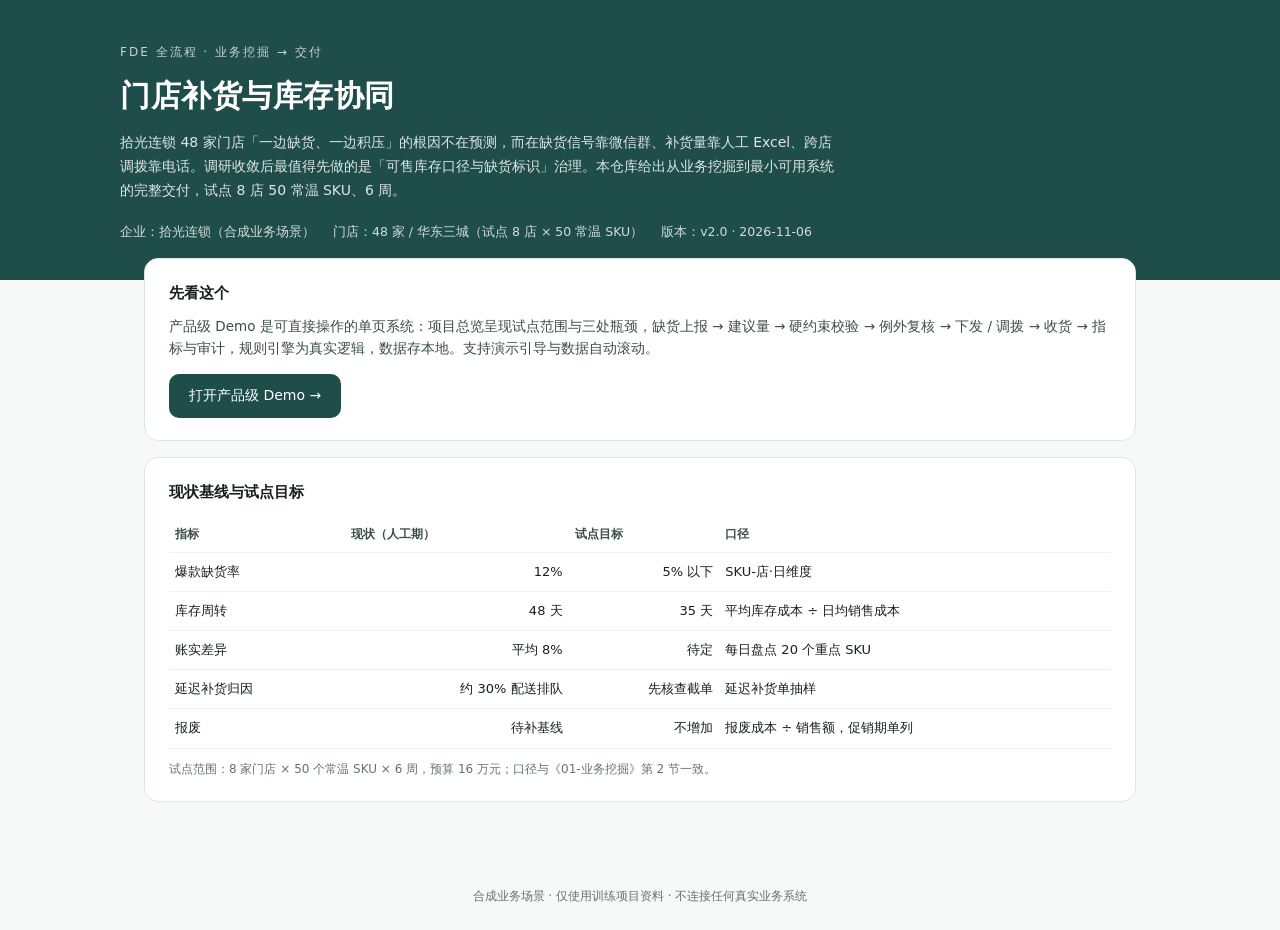
<file: index.html>
<!DOCTYPE html>
<html lang="zh-CN">
<head>
<meta charset="utf-8">
<meta name="viewport" content="width=device-width, initial-scale=1">
<title>门店补货与库存协同 · FDE 交付仓库</title>
<style>
  :root { --ink:#16211e; --muted:#64736e; --line:#dfe7e3; --accent:#1f4e4a; --bg:#f6f9f7; }
  * { box-sizing: border-box; }
  body { margin:0; font-family:"Microsoft YaHei","PingFang SC",system-ui,sans-serif; color:var(--ink); background:var(--bg); line-height:1.7; }
  header { background:var(--accent); color:#fff; padding:42px 24px 38px; }
  .wrap { max-width: 1040px; margin: 0 auto; }
  .kicker { font-size:12px; letter-spacing:2px; opacity:.75; }
  h1 { font-size:30px; margin:8px 0 10px; letter-spacing:.5px; }
  header p { margin:0; opacity:.86; font-size:14px; max-width:720px; }
  .meta { display:flex; gap:18px; flex-wrap:wrap; margin-top:18px; font-size:12.5px; opacity:.8; }
  main { max-width:1040px; margin:-22px auto 60px; padding:0 24px; }
  .grid { display:grid; grid-template-columns:repeat(auto-fit,minmax(290px,1fr)); gap:16px; }
  .card { background:#fff; border:1px solid var(--line); border-radius:14px; padding:20px 22px; box-shadow:0 6px 18px rgba(22,33,30,.04); }
  .card h2 { font-size:16px; margin:0 0 6px; }
  .card .no { font-size:11px; color:var(--accent); background:#e7f1ec; display:inline-block; padding:1px 8px; border-radius:999px; margin-bottom:8px; letter-spacing:1px; }
  .card p { margin:0 0 12px; color:var(--muted); font-size:13px; }
  .card a { color:var(--accent); text-decoration:none; font-size:13px; border-bottom:1px solid #cad8d3; margin-right:12px; }
  .card a:hover { border-color:var(--accent); }
  .hero { background:#fff; border:1px solid var(--line); border-radius:14px; padding:22px 24px; margin-bottom:16px; }
  .hero h2 { font-size:15px; margin:0 0 8px; }
  .hero p { margin:0; color:#3c4e49; font-size:13.5px; }
  .btn { display:inline-block; background:var(--accent); color:#fff; padding:10px 20px; border-radius:10px; text-decoration:none; font-size:14px; margin-top:14px; }
  table { width:100%; border-collapse:collapse; font-size:13px; margin-top:10px; }
  th,td { text-align:left; padding:8px 6px; border-bottom:1px solid #eef2f0; }
  th { font-size:12px; color:#3c4e49; }
  td.num { text-align:right; font-variant-numeric:tabular-nums; }
  footer { text-align:center; color:var(--muted); font-size:12px; padding:24px; }
</style>
</head>
<body>
<header>
  <div class="wrap">
    <div class="kicker">FDE 全流程 · 业务挖掘 → 交付</div>
    <h1>门店补货与库存协同</h1>
    <p>拾光连锁 48 家门店「一边缺货、一边积压」的根因不在预测，而在缺货信号靠微信群、补货量靠人工 Excel、跨店调拨靠电话。调研收敛后最值得先做的是「可售库存口径与缺货标识」治理。本仓库给出从业务挖掘到最小可用系统的完整交付，试点 8 店 50 常温 SKU、6 周。</p>
    <div class="meta">
      <span>企业：拾光连锁（合成业务场景）</span>
      <span>门店：48 家 / 华东三城（试点 8 店 × 50 常温 SKU）</span>
      <span>版本：v2.0 · 2026-11-06</span>
    </div>
  </div>
</header>

<main>
  <div class="hero">
    <h2>先看这个</h2>
    <p>产品级 Demo 是可直接操作的单页系统：项目总览呈现试点范围与三处瓶颈，缺货上报 → 建议量 → 硬约束校验 → 例外复核 → 下发 / 调拨 → 收货 → 指标与审计，规则引擎为真实逻辑，数据存本地。支持演示引导与数据自动滚动。</p>
    <a class="btn" href="mvp/index.html">打开产品级 Demo →</a>
  </div>

  <div class="hero" style="margin-top:16px">
    <h2>现状基线与试点目标</h2>
    <table>
      <thead><tr><th>指标</th><th class="num">现状（人工期）</th><th class="num">试点目标</th><th>口径</th></tr></thead>
      <tbody>
        <tr><td>爆款缺货率</td><td class="num">12%</td><td class="num">5% 以下</td><td>SKU-店·日维度</td></tr>
        <tr><td>库存周转</td><td class="num">48 天</td><td class="num">35 天</td><td>平均库存成本 ÷ 日均销售成本</td></tr>
        <tr><td>账实差异</td><td class="num">平均 8%</td><td class="num">待定</td><td>每日盘点 20 个重点 SKU</td></tr>
        <tr><td>延迟补货归因</td><td class="num">约 30% 配送排队</td><td class="num">先核查截单</td><td>延迟补货单抽样</td></tr>
        <tr><td>报废</td><td class="num">待补基线</td><td class="num">不增加</td><td>报废成本 ÷ 销售额，促销期单列</td></tr>
      </tbody>
    </table>
    <p style="margin-top:10px;color:var(--muted);font-size:12px">试点范围：8 家门店 × 50 个常温 SKU × 6 周，预算 16 万元；口径与《01-业务挖掘》第 2 节一致。</p>
  </div>
</main>

<footer>合成业务场景 · 仅使用训练项目资料 · 不连接任何真实业务系统</footer>
</body>
</html>
</file>
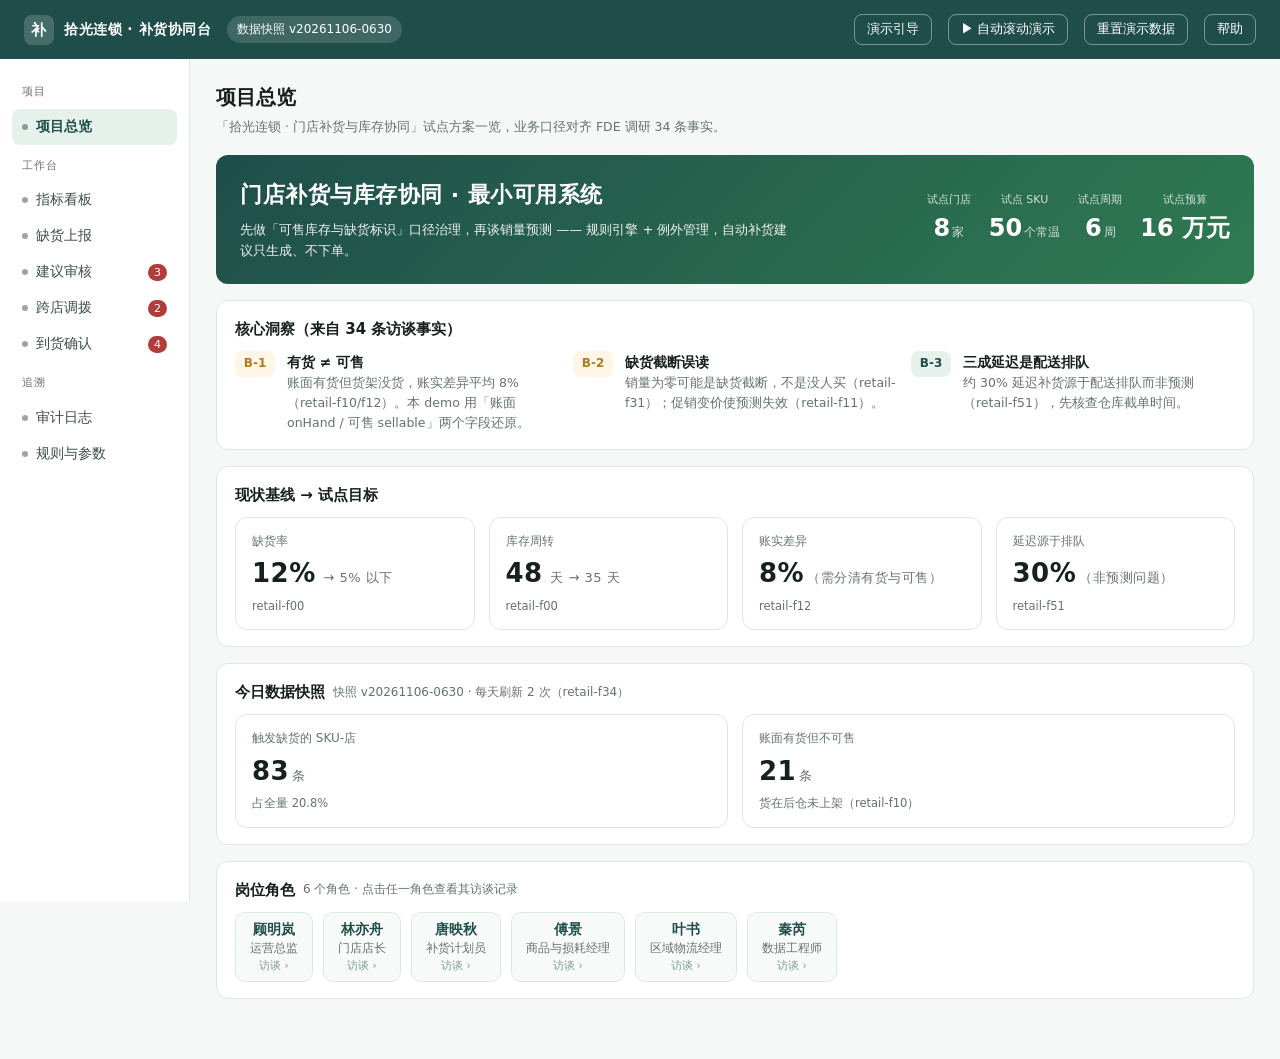
<file: mvp/index.html>
<!DOCTYPE html>
<html lang="zh-CN">
<head>
<meta charset="utf-8">
<meta name="viewport" content="width=device-width, initial-scale=1">
<title>门店补货与库存协同 · 产品级 Demo</title>
<link rel="icon" href="data:image/svg+xml,%3Csvg xmlns='http://www.w3.org/2000/svg' viewBox='0 0 32 32'%3E%3Crect width='32' height='32' rx='8' fill='%231f4e4a'/%3E%3Ctext x='16' y='22' font-size='16' text-anchor='middle' fill='%23fff'%3E%E8%A1%A5%3C/text%3E%3C/svg%3E">
<link rel="stylesheet" href="style.css">
</head>
<body>

<header class="topbar">
  <div class="brand"><span class="logo">补</span>拾光连锁 · 补货协同台</div>
  <span class="snap" id="snap">数据快照 —</span>
  <div class="spacer"></div>
  <button class="ghost" id="btn-guide">演示引导</button>
  <button class="ghost" id="btn-auto">自动滚动演示</button>
  <button class="ghost" id="btn-reset">重置演示数据</button>
  <button class="ghost" id="btn-help">帮助</button>
</header>

<div class="layout">
  <aside class="side">
    <div class="nav-title">项目</div>
    <button data-view="overview" class="active"><span class="dot"></span>项目总览</button>
    <div class="nav-title" style="margin-top:12px">工作台</div>
    <button data-view="dash"><span class="dot"></span>指标看板</button>
    <button data-view="report"><span class="dot"></span>缺货上报 <span class="badge-n" id="n-shortage" hidden></span></button>
    <button data-view="review"><span class="dot"></span>建议审核 <span class="badge-n" id="n-review" hidden></span></button>
    <button data-view="transfer"><span class="dot"></span>跨店调拨 <span class="badge-n" id="n-transfer" hidden></span></button>
    <button data-view="receive"><span class="dot"></span>到货确认 <span class="badge-n" id="n-receive" hidden></span></button>
    <div class="nav-title" style="margin-top:12px">追溯</div>
    <button data-view="audit"><span class="dot"></span>审计日志</button>
    <button data-view="rules"><span class="dot"></span>规则与参数</button>
  </aside>

  <main id="main"></main>
</div>

<div class="toast" id="toast"></div>

<script src="data.js"></script>
<script src="engine.js"></script>
<script src="app.js"></script>
</body>
</html>
</file>
<file: mvp/style.css>
:root {
  --ink: #16211e;
  --muted: #64736e;
  --line: #dfe7e3;
  --bg: #f5f8f6;
  --card: #ffffff;
  --accent: #1f4e4a;
  --accent-2: #2f7a52;
  --warn: #b07c22;
  --danger: #b23b3b;
  --radius: 12px;
}

* { box-sizing: border-box; }

body {
  margin: 0;
  font-family: "Microsoft YaHei", "PingFang SC", "Noto Sans SC", system-ui, sans-serif;
  color: var(--ink);
  background: var(--bg);
  font-size: 14px;
  line-height: 1.6;
}

a { color: var(--accent); }

.topbar {
  display: flex; align-items: center; gap: 16px;
  padding: 14px 24px;
  background: var(--accent);
  color: #fff;
}
.topbar .brand { display: flex; align-items: center; gap: 10px; font-weight: 700; letter-spacing: .5px; }
.topbar .logo {
  width: 30px; height: 30px; border-radius: 8px; background: rgba(255,255,255,.18);
  display: grid; place-items: center; font-size: 15px;
}
.topbar .meta { font-size: 12px; opacity: .8; margin-left: 4px; font-weight: 400; }
.topbar .spacer { flex: 1; }
.topbar .snap {
  font-size: 12px; background: rgba(255,255,255,.14); padding: 4px 10px; border-radius: 999px;
}
.topbar .ghost {
  background: transparent; color: #fff; border: 1px solid rgba(255,255,255,.4);
  padding: 6px 12px; border-radius: 8px; cursor: pointer; font-size: 12.5px;
}
.topbar .ghost:hover { background: rgba(255,255,255,.12); }

.layout { display: flex; align-items: flex-start; gap: 0; min-height: calc(100vh - 58px); }

.side {
  width: 190px; flex: 0 0 190px; padding: 18px 12px; border-right: 1px solid var(--line);
  background: #fff; position: sticky; top: 0; align-self: flex-start;
  min-height: calc(100vh - 58px);
}
.side .nav-title { font-size: 11px; color: var(--muted); letter-spacing: 1px; margin: 6px 10px 8px; }
.side button {
  display: flex; align-items: center; gap: 8px; width: 100%; text-align: left;
  background: none; border: 0; padding: 9px 10px; border-radius: 8px; cursor: pointer;
  color: #3c4e49; font-size: 13.5px; font-family: inherit;
}
.side button:hover { background: #f0f5f2; }
.side button.active { background: #e7f1ec; color: var(--accent); font-weight: 700; }
.side .dot { width: 6px; height: 6px; border-radius: 50%; background: currentColor; opacity: .5; }
.side .badge-n {
  margin-left: auto; background: var(--danger); color: #fff; font-size: 11px;
  padding: 0 6px; border-radius: 999px; line-height: 17px;
}

main { flex: 1; padding: 22px 26px 60px; max-width: 1180px; }

h1.page { font-size: 20px; margin: 0 0 4px; }
p.hint { color: var(--muted); font-size: 12.5px; margin: 0 0 18px; }

.cards { display: grid; grid-template-columns: repeat(auto-fit, minmax(196px, 1fr)); gap: 14px; }
.card {
  background: var(--card); border: 1px solid var(--line); border-radius: var(--radius);
  padding: 14px 16px;
}
.card .k { font-size: 12px; color: var(--muted); }
.card .v { font-size: 26px; font-weight: 700; margin: 2px 0 2px; letter-spacing: .5px; }
.card .v small { font-size: 13px; font-weight: 500; color: var(--muted); margin-left: 3px; }
.card .b { font-size: 11.5px; color: var(--muted); }
.card.warn .v { color: var(--warn); }
.card.good .v { color: var(--accent-2); }

.panel {
  background: var(--card); border: 1px solid var(--line); border-radius: var(--radius);
  padding: 16px 18px; margin-top: 16px;
}
.panel h2 { font-size: 15px; margin: 0 0 10px; display: flex; align-items: center; gap: 8px; }
.panel h2 .sub { font-size: 12px; color: var(--muted); font-weight: 400; }

table { width: 100%; border-collapse: collapse; font-size: 13px; }
th {
  text-align: left; font-weight: 700; color: #3c4e49; font-size: 12px;
  padding: 8px 8px; border-bottom: 1px solid var(--line); white-space: nowrap;
}
td { padding: 9px 8px; border-bottom: 1px solid #f0f3f1; vertical-align: middle; }
tr:last-child td { border-bottom: 0; }
td.num, th.num { text-align: right; font-variant-numeric: tabular-nums; }
tbody tr:hover { background: #fafcfb; }

.tag {
  display: inline-block; font-size: 11px; padding: 1px 7px; border-radius: 999px;
  border: 1px solid transparent; line-height: 18px; white-space: nowrap;
}
.tag.ok { background: #e7f5ec; color: #1d6b41; border-color: #cfe8d8; }
.tag.mid { background: #fff6e5; color: #8a5a12; border-color: #f2e0bf; }
.tag.low { background: #fdecec; color: #9c2f2f; border-color: #f3d2d2; }
.tag.gray { background: #f1f4f3; color: #5b6b66; border-color: #e2e9e6; }
.tag.code { background: #f4f1f8; color: #5b4b7a; border-color: #e2dcee; font-family: Consolas, monospace; }

.btn {
  background: var(--accent); color: #fff; border: 0; padding: 8px 16px; border-radius: 8px;
  cursor: pointer; font-size: 13px; font-family: inherit;
}
.btn:disabled { opacity: .45; cursor: not-allowed; }
.btn.small { padding: 5px 11px; font-size: 12.5px; }
.btn.ghost { background: #fff; color: var(--accent); border: 1px solid #cad8d3; }
.btn.ghost:hover { background: #f4f8f6; }
.btn.danger { background: #fff; color: var(--danger); border: 1px solid #eccfcf; }
.btn.danger:hover { background: #fdf3f3; }

.row { display: flex; gap: 10px; align-items: center; flex-wrap: wrap; }
.row.between { justify-content: space-between; }

select, input[type="number"], input[type="text"] {
  font-family: inherit; font-size: 13px; padding: 7px 9px; border: 1px solid #cfdad5;
  border-radius: 8px; background: #fff; color: var(--ink);
}
input[type="number"] { width: 78px; text-align: right; }
input[type="text"] { width: 190px; }

.steps { display: flex; gap: 10px; margin-bottom: 14px; flex-wrap: wrap; }
.step {
  flex: 1 1 220px; display: flex; gap: 10px; align-items: flex-start;
  background: #f7faf8; border: 1px dashed #cddbd5; border-radius: 10px; padding: 10px 12px;
}
.step b { color: var(--accent); }
.step .n {
  width: 20px; height: 20px; border-radius: 50%; background: var(--accent); color: #fff;
  font-size: 11.5px; display: grid; place-items: center; flex: 0 0 20px; margin-top: 2px;
}
.step .t { font-size: 12.5px; color: var(--muted); }
.step .t strong { display: block; color: var(--ink); font-size: 13px; }

.empty { padding: 26px; text-align: center; color: var(--muted); font-size: 13px; }

.order {
  border: 1px solid var(--line); border-radius: 10px; padding: 12px 14px; margin-bottom: 10px;
}
.order .head { display: flex; gap: 10px; align-items: center; flex-wrap: wrap; }
.order .head b { font-size: 14px; }
.order .calc { font-size: 12px; color: var(--muted); margin: 6px 0; }
.order .checks { display: flex; gap: 6px; flex-wrap: wrap; margin: 6px 0 8px; }
.order .act { display: flex; gap: 8px; align-items: center; flex-wrap: wrap; }

.legend { font-size: 11.5px; color: var(--muted); margin-top: 8px; }

.kpi-note { font-size: 11.5px; color: var(--muted); margin-top: 10px; }

.toast {
  position: fixed; left: 50%; bottom: 28px; transform: translateX(-50%);
  background: #16211e; color: #fff; padding: 10px 18px; border-radius: 10px; font-size: 13px;
  opacity: 0; pointer-events: none; transition: opacity .18s ease; z-index: 50;
}
.toast.show { opacity: .94; }

.mono { font-family: Consolas, "SF Mono", monospace; font-size: 12px; color: #4b5b57; }

/* ---- 项目总览 ---- */
.hero {
  display: flex; gap: 20px; align-items: stretch; flex-wrap: wrap;
  background: linear-gradient(135deg, #1f4e4a, #2f7a52); color: #fff;
  border-radius: var(--radius); padding: 22px 24px;
}
.hero-main { flex: 1 1 320px; }
.hero-title { font-size: 22px; font-weight: 700; letter-spacing: .5px; }
.hero-sub { font-size: 13px; opacity: .92; margin-top: 8px; max-width: 560px; }
.hero-kpis { display: flex; gap: 18px; align-items: center; flex-wrap: wrap; }
.hero-kpis .kpi { text-align: center; }
.hero-kpis .kpi .k { font-size: 11px; opacity: .8; }
.hero-kpis .kpi .v { font-size: 24px; font-weight: 700; }
.hero-kpis .kpi .v small { font-size: 12px; font-weight: 400; opacity: .8; margin-left: 2px; }

.insights { display: grid; grid-template-columns: repeat(auto-fit, minmax(260px, 1fr)); gap: 14px; }
.insight { display: flex; gap: 12px; align-items: flex-start; }
.insight .in-badge {
  flex: 0 0 auto; width: 40px; height: 26px; border-radius: 8px; display: grid; place-items: center;
  font-size: 12px; font-weight: 700; background: #e7f1ec; color: var(--accent);
}
.insight .in-badge.warn { background: #fff6e5; color: var(--warn); }
.insight b { font-size: 14px; }
.insight div div { font-size: 12.5px; color: var(--muted); }

.role-chips { display: flex; gap: 10px; flex-wrap: wrap; }
.role-chip {
  border: 1px solid var(--line); border-radius: 10px; padding: 8px 14px; text-align: center;
  background: #f7faf8; cursor: pointer; transition: border-color .15s, box-shadow .15s, transform .15s;
  font-family: inherit; display: flex; flex-direction: column; align-items: center; gap: 2px;
}
.role-chip:hover { border-color: var(--accent); box-shadow: 0 4px 14px rgba(31,78,74,.12); transform: translateY(-1px); }
.role-chip b { display: block; font-size: 14px; color: var(--accent); }
.role-chip { font-size: 11.5px; color: var(--muted); }
.role-chip .iv-hint { font-size: 10.5px; color: #1f4e4a; opacity: .55; margin-top: 1px; }

/* ---- 访谈记录弹窗 ---- */
#iv-overlay {
  position: fixed; z-index: 300; inset: 0; background: rgba(20, 32, 28, .5);
  display: none; align-items: center; justify-content: center; padding: 24px;
}
#iv-overlay.show { display: flex; }
.iv-modal {
  background: #fff; border-radius: 16px; width: 640px; max-width: 100%;
  max-height: 86vh; display: flex; flex-direction: column; overflow: hidden;
  box-shadow: 0 24px 64px rgba(0,0,0,.28);
}
.iv-head {
  display: flex; align-items: flex-start; justify-content: space-between; gap: 16px;
  padding: 18px 22px 14px; border-bottom: 1px solid var(--line); background: #f7faf8;
}
.iv-title { font-size: 17px; font-weight: 700; color: var(--accent); }
.iv-meta { font-size: 12px; color: var(--muted); margin-top: 4px; }
.iv-close {
  border: none; background: transparent; color: #64736e; font-size: 16px; cursor: pointer;
  padding: 2px 8px; border-radius: 6px; line-height: 1;
}
.iv-close:hover { background: #eef2f0; color: var(--ink); }
.iv-body { padding: 16px 22px 18px; overflow-y: auto; }
.iv-block { margin-bottom: 16px; }
.iv-label { font-size: 12px; font-weight: 700; color: #1f4e4a; letter-spacing: 1px; margin-bottom: 8px; }
.iv-block p { margin: 0; font-size: 13px; color: #3c4e49; line-height: 1.75; }
.iv-qa { border-left: 3px solid #cfe0d8; background: #fbfdfc; border-radius: 0 8px 8px 0; padding: 10px 12px; margin-bottom: 10px; }
.iv-q { font-size: 12.5px; font-weight: 700; color: var(--accent); margin-bottom: 4px; }
.iv-a { font-size: 13px; color: #3c4e49; line-height: 1.7; }
.iv-con { margin: 0; padding-left: 18px; }
.iv-con li { font-size: 13px; color: #3c4e49; line-height: 1.7; margin-bottom: 6px; }
.iv-foot { font-size: 11.5px; color: var(--muted); border-top: 1px dashed var(--line); padding-top: 12px; margin-top: 2px; }

/* ---- 延迟归因条形图 ---- */
.bars { display: flex; flex-direction: column; gap: 12px; }
.bar-row { display: flex; flex-direction: column; gap: 4px; }
.bar-label { font-size: 12.5px; color: #3c4e49; }
.bar-label b { margin-left: 6px; }
.bar { height: 14px; background: #eef2f0; border-radius: 999px; overflow: hidden; }
.bar-fill { height: 100%; border-radius: 999px; transition: width .4s ease; }
.bar-fill.queue { background: #2f7a52; }
.bar-fill.forecast { background: #b07c22; }
.bar-fill.other { background: #8a97a8; }

/* ---- 演示引导 ---- */
#guide-layer {
  position: fixed; z-index: 200; inset: 0;
  background: rgba(20, 32, 28, .45); pointer-events: auto;
}
.guide-card {
  position: fixed; right: 28px; bottom: 28px; width: 380px; max-width: calc(100vw - 40px);
  background: #fff; border: 1px solid var(--line); border-radius: 14px; padding: 18px 20px;
  box-shadow: 0 18px 48px rgba(0,0,0,.22);
}
.guide-card .g-title { font-size: 16px; font-weight: 700; color: var(--accent); }
.guide-card .g-text { font-size: 13px; color: #3c4e49; margin: 10px 0 14px; }
.guide-card .g-foot { display: flex; align-items: center; gap: 10px; font-size: 12px; color: var(--muted); }
.guide-card .g-foot .spacer { flex: 1; }

/* ---- 自动滚动按钮态 ---- */
.topbar .ghost.on { background: rgba(255,255,255,.22); border-color: #fff; }

@media (max-width: 860px) {
  .layout { display: block; }
  .side { width: 100%; flex: none; display: flex; gap: 6px; overflow-x: auto; padding: 10px; border-right: 0; border-bottom: 1px solid var(--line); min-height: 0; }
  .side .nav-title { display: none; }
  .side button { width: auto; white-space: nowrap; }
  main { padding: 16px; }
}
</file>
